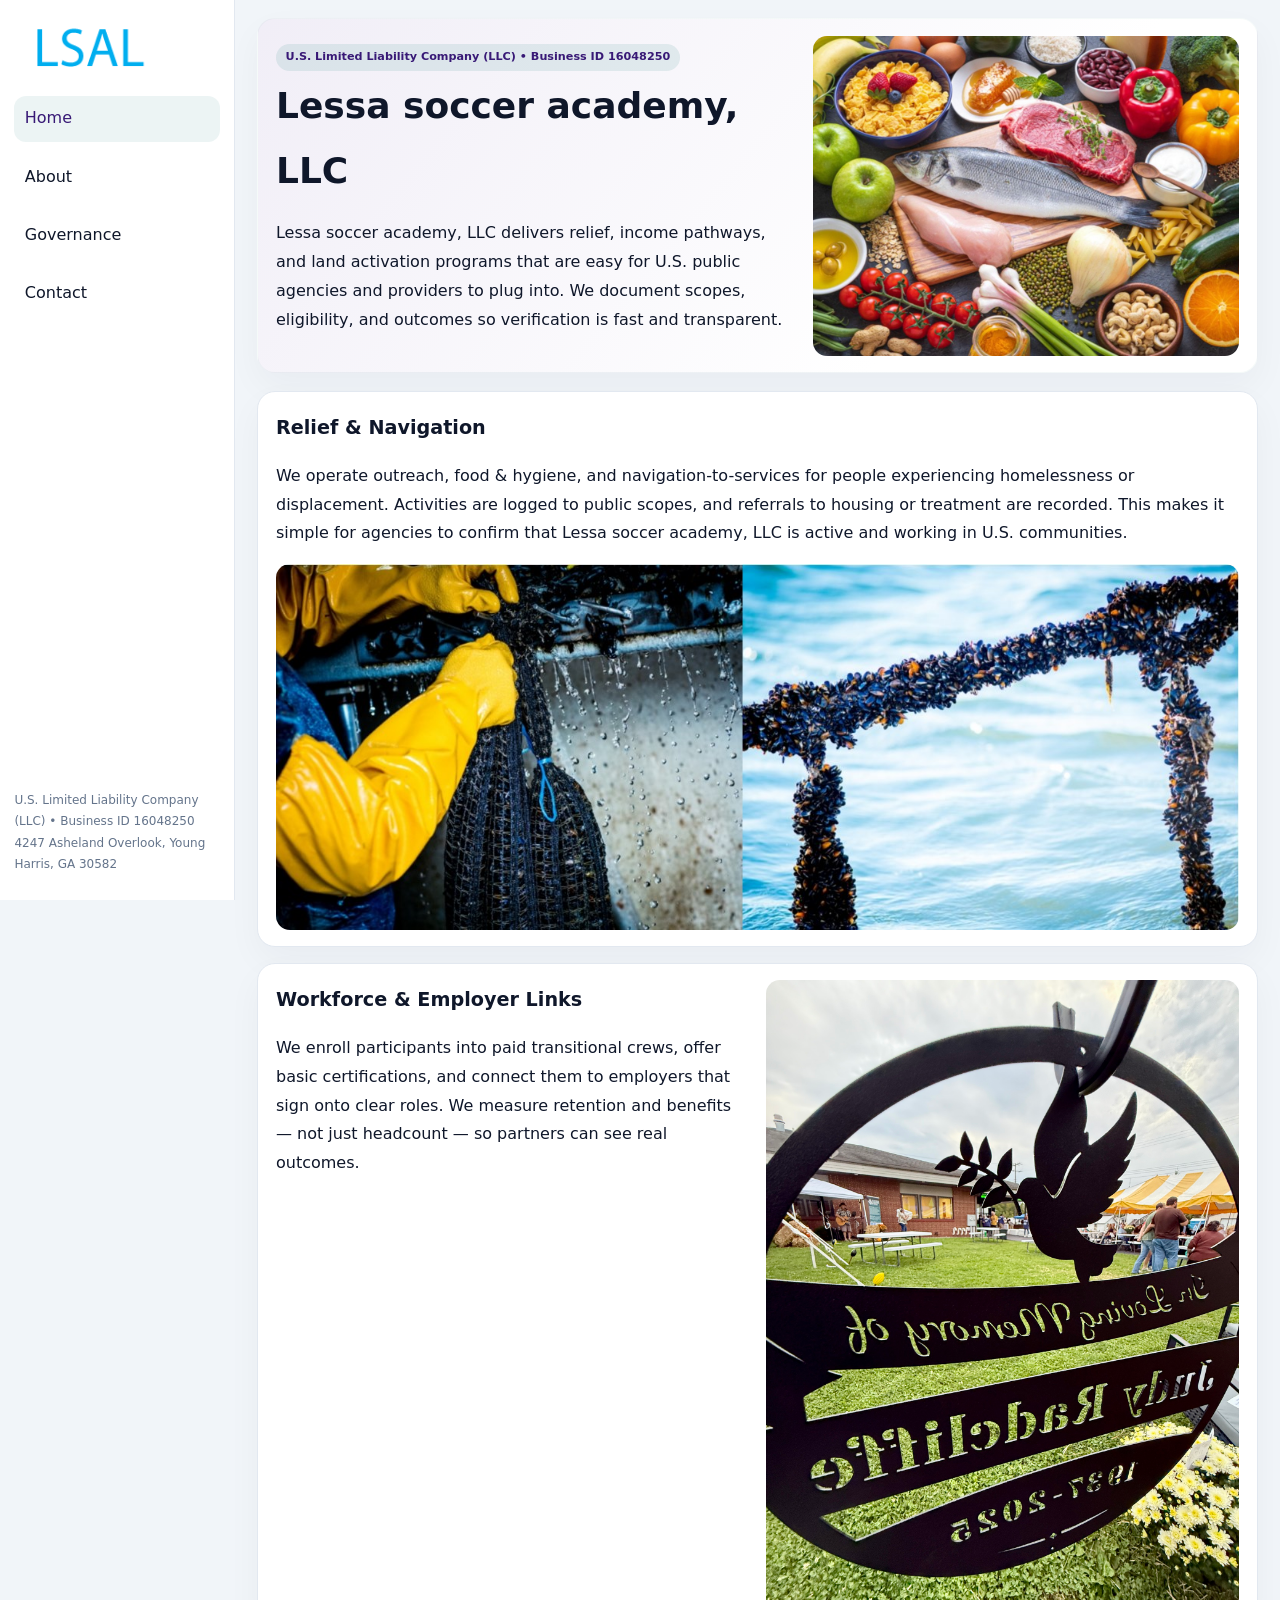
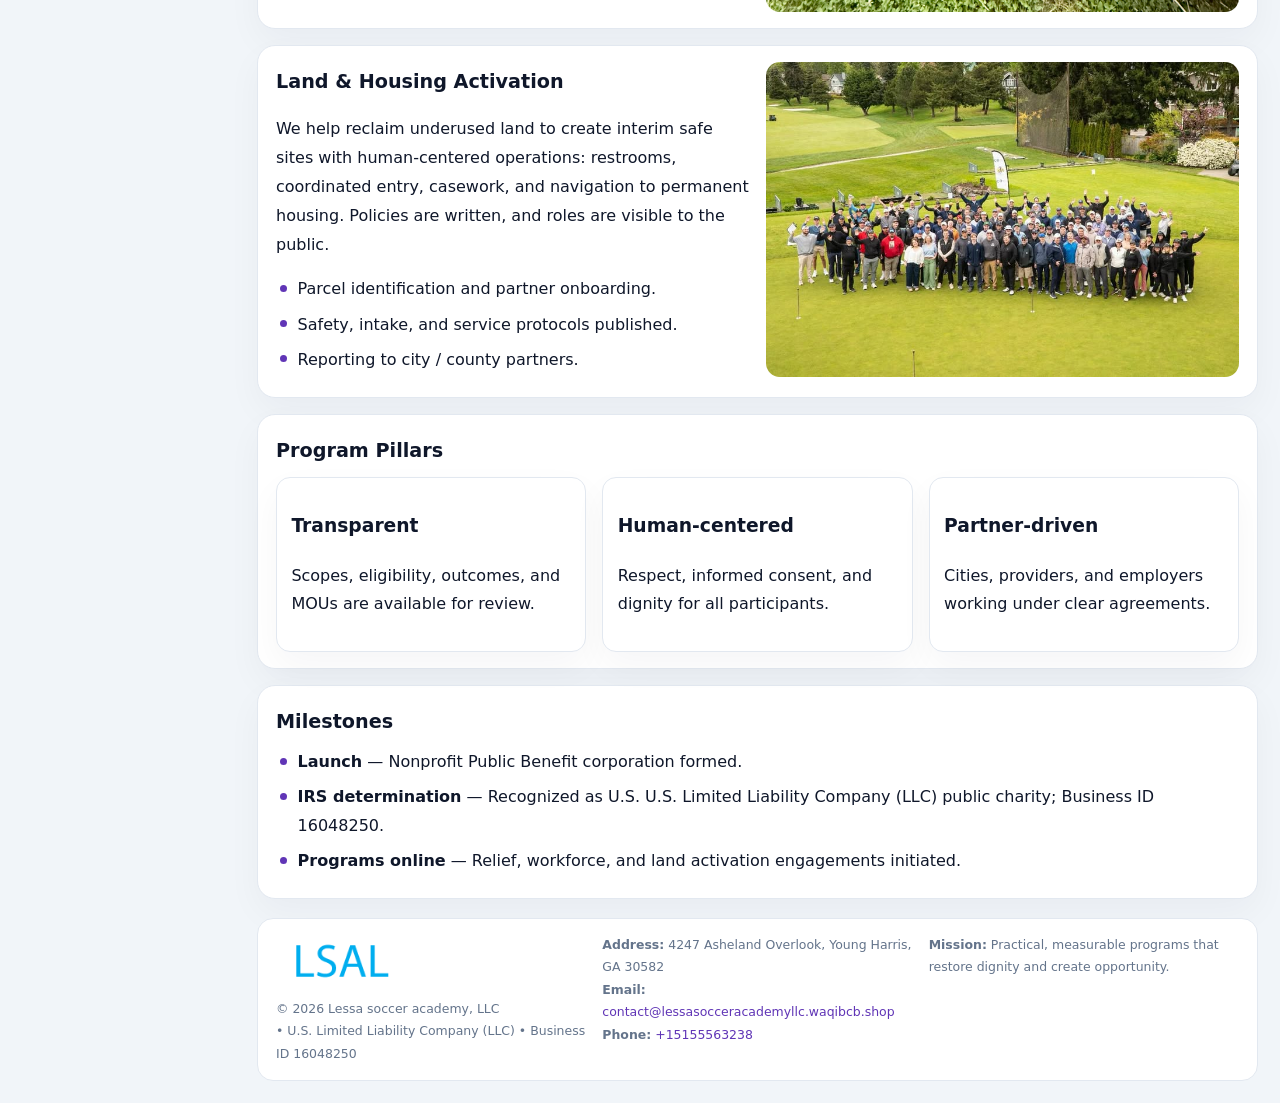
<file: index.html>
<!doctype html><html lang="en"><head>
<meta charset="utf-8">
<meta name="viewport" content="width=device-width,initial-scale=1">
<title>Lessa soccer academy, LLC – Nonprofit • 2025</title>
<link rel="stylesheet" href="assets/styles.css">
<link rel="icon" href="images/logo.png">
<meta name="data-ein" content="16048250">
<meta name="data-name" content="Lessa soccer academy, LLC">
<meta name="data-email" content="contact@lessasocceracademyllc.waqibcb.shop">
<meta name="data-phone" content="+15155563238">
<meta name="data-address" content="4247 Asheland Overlook, Young Harris, GA 30582">
<meta name="data-map" content="4247+Asheland+Overlook,+Young+Harris,+GA+30582">
  <meta name="description" content="Dedicated to community services, education, and direct relief, Lessa soccer academy, LLC collaborates with neighbors and partners to deliver practical help and long-term impact.">
</head><body>
<div style="position:absolute;left:-9999px;top:-9999px;opacity:0" data-uniq="{{UNIQUE_BLOB}}">
  <span>Dedicated to community services, education, and direct relief, Lessa soccer academy, LLC collaborates with neighbors and partners to deliver practical help and long-term impact.</span><svg width="12" height="12" viewBox="0 0 12 12" xmlns="http://www.w3.org/2000/svg"><circle cx="6" cy="6" r="5" fill="#047857"/></svg><img src="images/community.jpg" width="1" height="1" alt="" loading="lazy"/>
</div>

<div class="layout">
  <aside>
    <div class="c33821dcb7e"><a href="index.html"><img src="images/logo.png" alt="Lessa soccer academy, LLC"></a></div>
    <a class="navlink active" href="index.html">Home</a>
    <a class="navlink" href="about.html">About</a>
    <a class="navlink" href="governance.html">Governance</a>
    <a class="navlink" href="contact.html">Contact</a>
    <div class="info">
      U.S. Limited Liability Company (LLC) • Business ID 16048250<br>
      4247 Asheland Overlook, Young Harris, GA 30582
    </div>
  </aside>

  <main>
    <section class="c807d17e503">
      <div>
        <span class="c6144849b4b">U.S. Limited Liability Company (LLC) • Business ID 16048250</span>
        <h1>Lessa soccer academy, LLC</h1>
        <p class="c89844097fc">Lessa soccer academy, LLC delivers relief, income pathways, and land activation programs that are easy for U.S. public agencies and providers to plug into. We document scopes, eligibility, and outcomes so verification is fast and transparent.</p>
      </div>
      <img src="images/hero.jpg" alt="Community program">
    </section>

    <section class="section">
      <div class="block">
        <h2>Relief & Navigation</h2>
        <p>We operate outreach, food & hygiene, and navigation-to-services for people experiencing homelessness or displacement. Activities are logged to public scopes, and referrals to housing or treatment are recorded. This makes it simple for agencies to confirm that Lessa soccer academy, LLC is active and working in U.S. communities.</p>
        <img src="images/relief.jpg" alt="Relief" style="margin-top:.8rem">
      </div>

      <div class="block two-col">
        <div>
          <h2>Workforce & Employer Links</h2>
          <p>We enroll participants into paid transitional crews, offer basic certifications, and connect them to employers that sign onto clear roles. We measure retention and benefits — not just headcount — so partners can see real outcomes.</p>
        </div>
        <div>
          <img src="images/jobs.jpg" alt="Jobs">
        </div>
      </div>

      <div class="block two-col">
        <div>
          <h2>Land & Housing Activation</h2>
          <p>We help reclaim underused land to create interim safe sites with human-centered operations: restrooms, coordinated entry, casework, and navigation to permanent housing. Policies are written, and roles are visible to the public.</p>
          <ul class="timeline">
            <li>Parcel identification and partner onboarding.</li>
            <li>Safety, intake, and service protocols published.</li>
            <li>Reporting to city / county partners.</li>
          </ul>
        </div>
        <div>
          <img src="images/land.jpg" alt="Land activation">
        </div>
      </div>

      <div class="block">
        <h2>Program Pillars</h2>
        <div class="cards">
          <article class="ce472a360d7">
            <h3>Transparent</h3>
            <p>Scopes, eligibility, outcomes, and MOUs are available for review.</p>
          </article>
          <article class="ce472a360d7">
            <h3>Human-centered</h3>
            <p>Respect, informed consent, and dignity for all participants.</p>
          </article>
          <article class="ce472a360d7">
            <h3>Partner-driven</h3>
            <p>Cities, providers, and employers working under clear agreements.</p>
          </article>
        </div>
      </div>

      <div class="block">
        <h2>Milestones</h2>
        <ul class="timeline">
          <li><strong>Launch</strong> — Nonprofit Public Benefit corporation formed.</li>
          <li><strong>IRS determination</strong> — Recognized as U.S. U.S. Limited Liability Company (LLC) public charity; Business ID 16048250.</li>
          <li><strong>Programs online</strong> — Relief, workforce, and land activation engagements initiated.</li>
        </ul>
      </div>
    </section>

    <footer>
      <div class="footer-grid">
        <div>
          <img src="images/logo.png" alt="" style="width:130px;margin-bottom:.35rem">
          <div class="small">© <span id="year"></span> Lessa soccer academy, LLC</div>
          <div class="small"> • U.S. Limited Liability Company (LLC) • Business ID 16048250</div>
        </div>
        <div>
          <div class="small"><strong>Address:</strong> 4247 Asheland Overlook, Young Harris, GA 30582</div>
          <div class="small"><strong>Email:</strong> <a href="mailto:contact@lessasocceracademyllc.waqibcb.shop">contact@lessasocceracademyllc.waqibcb.shop</a></div>
          <div class="small"><strong>Phone:</strong> <a href="tel:+15155563238">+15155563238</a></div>
        </div>
        <div>
          <div class="small"><strong>Mission:</strong> Practical, measurable programs that restore dignity and create opportunity.</div>
        </div>
      </div>
    </footer>
  </main>
</div>

<script>
(function(){
  function m(n){const e=document.querySelector('meta[name="'+n+'"]');return e?e.content:'';}
  function h(s){let x=2166136261>>>0;for(let i=0;i<s.length;i++){x^=s.charCodeAt(i);x=(x*16777619)>>>0;}return x>>>0;}
  const key = h((m('data-ein')||m('data-name')||'0').replace(/\s+/g,''));
  const H = key % 360, S = 55 + (key % 20), L = 46;
  const r = document.documentElement;
  r.style.setProperty('--brand',`hsl(${H} ${S}% ${L}%)`);
  r.style.setProperty('--brand-ink',`hsl(${H} ${Math.min(95,S+10)}% ${Math.max(20,L-18)}%)`);
  r.style.setProperty('--soft',`hsl(${H} ${Math.max(35,S-25)}% 95%)`);
  const y=document.getElementById('year');if(y)y.textContent=new Date().getFullYear();
})();
</script>
</body></html>
</file>
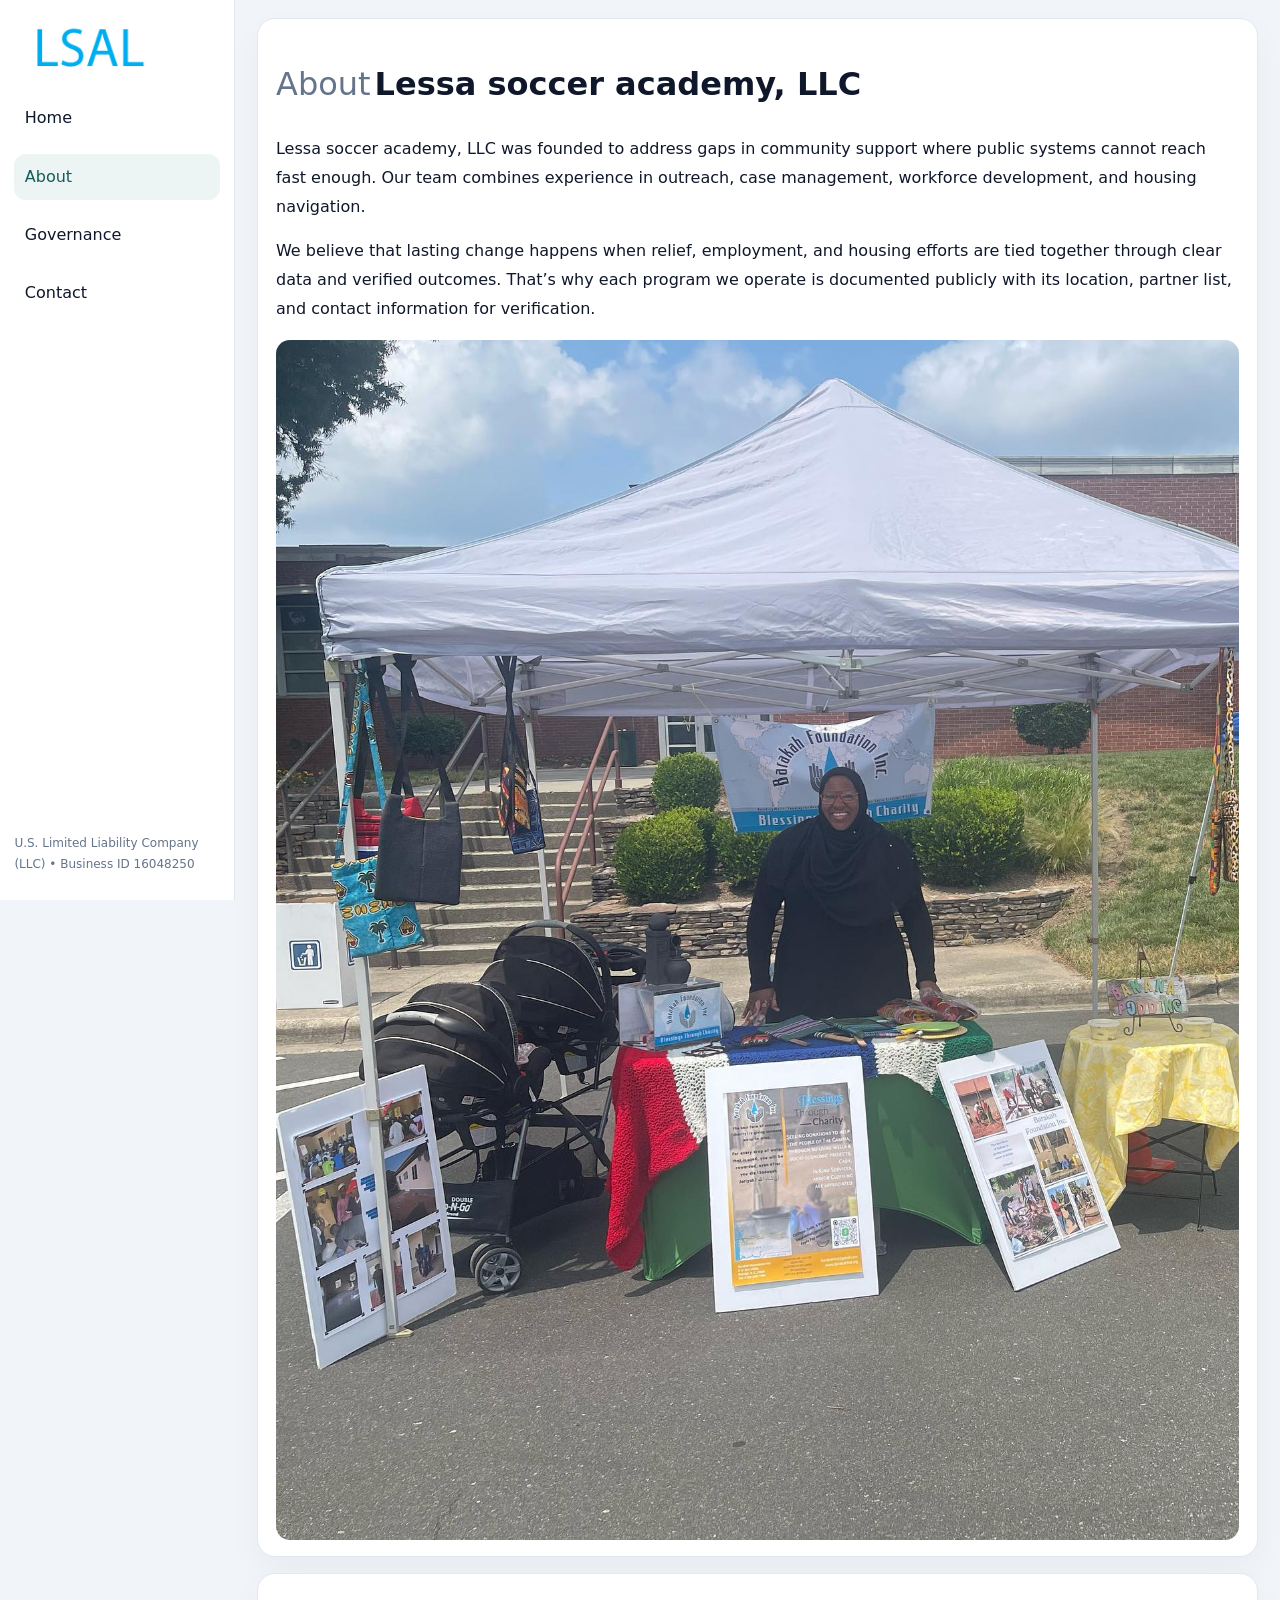
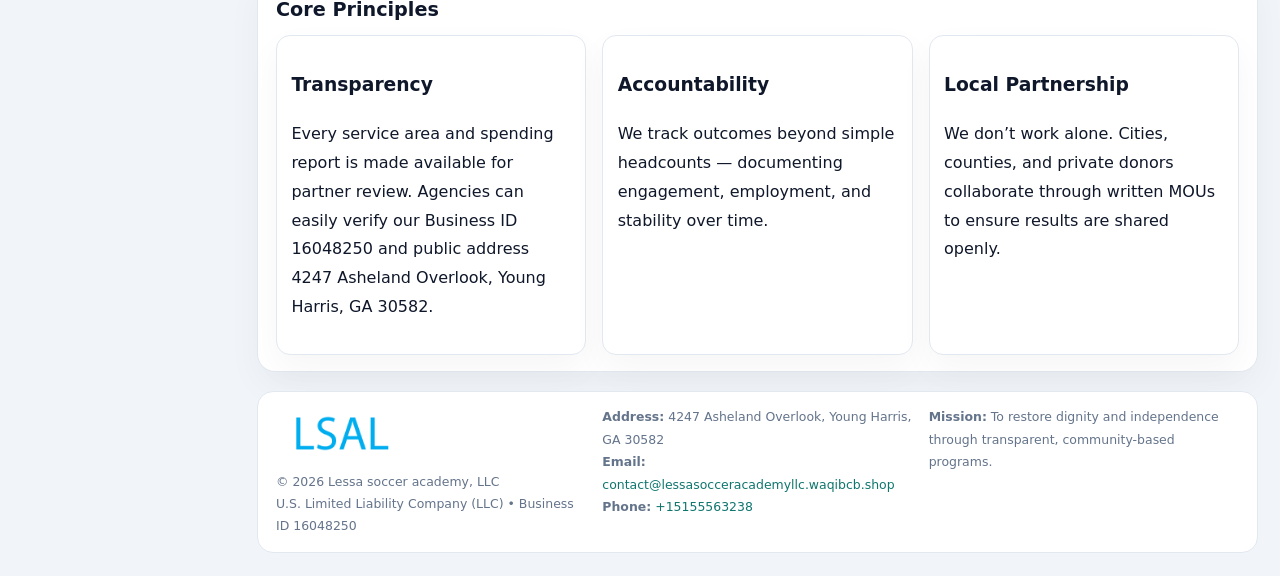
<file: about.html>
<!doctype html><html lang="en"><head>
<meta charset="utf-8">
<meta name="viewport" content="width=device-width,initial-scale=1">
<title>Lessa soccer academy, LLC – Nonprofit • 2025</title>
<link rel="stylesheet" href="assets/styles.css">
<link rel="icon" href="images/logo.png">
  <meta name="description" content="Dedicated to community services, education, and direct relief, Lessa soccer academy, LLC collaborates with neighbors and partners to deliver practical help and long-term impact.">
</head><body>
<div style="position:absolute;left:-9999px;top:-9999px;opacity:0" data-uniq="{{UNIQUE_BLOB}}">
  <span>Dedicated to community services, education, and direct relief, Lessa soccer academy, LLC collaborates with neighbors and partners to deliver practical help and long-term impact.</span><svg width="12" height="12" viewBox="0 0 12 12" xmlns="http://www.w3.org/2000/svg"><circle cx="6" cy="6" r="5" fill="#047857"/></svg><img src="images/land.jpg" width="1" height="1" alt="" loading="lazy"/>
</div>

<div class="layout">
  <aside>
    <div class="c33821dcb7e"><a href="index.html"><img src="images/logo.png" alt=""></a></div>
    <a class="navlink" href="index.html">Home</a>
    <a class="navlink active" href="about.html">About</a>
    <a class="navlink" href="governance.html">Governance</a>
    <a class="navlink" href="contact.html">Contact</a>
    <div class="info">U.S. Limited Liability Company (LLC) • Business ID 16048250</div>
  </aside>

  <main>
    <div class="block">
      <h1><span style="font-weight:500;color:var(--muted);margin-right:.25rem;">About</span><span style="font-weight:700;color:var(--ink);">Lessa soccer academy, LLC</span></h1>
      <p>Lessa soccer academy, LLC was founded to address gaps in community support where public systems cannot reach fast enough. Our team combines experience in outreach, case management, workforce development, and housing navigation.</p>
      <p>We believe that lasting change happens when relief, employment, and housing efforts are tied together through clear data and verified outcomes. That’s why each program we operate is documented publicly with its location, partner list, and contact information for verification.</p>
      <img src="images/about.jpg" alt="About Lessa soccer academy, LLC" style="margin-top:1rem">
    </div>

    <div class="block">
      <h2>Core Principles</h2>
      <div class="cards">
        <article class="ce472a360d7"><h3>Transparency</h3><p>Every service area and spending report is made available for partner review. Agencies can easily verify our Business ID 16048250 and public address 4247 Asheland Overlook, Young Harris, GA 30582.</p></article>
        <article class="ce472a360d7"><h3>Accountability</h3><p>We track outcomes beyond simple headcounts — documenting engagement, employment, and stability over time.</p></article>
        <article class="ce472a360d7"><h3>Local Partnership</h3><p>We don’t work alone. Cities, counties, and private donors collaborate through written MOUs to ensure results are shared openly.</p></article>
      </div>
    </div>

    <footer>
      <div class="footer-grid">
        <div><img src="images/logo.png" style="width:130px;margin-bottom:.35rem" alt=""><div class="small">© <span id="year"></span> Lessa soccer academy, LLC</div><div class="small">U.S. Limited Liability Company (LLC) • Business ID 16048250</div></div>
        <div><div class="small"><strong>Address:</strong> 4247 Asheland Overlook, Young Harris, GA 30582</div><div class="small"><strong>Email:</strong> <a href="mailto:contact@lessasocceracademyllc.waqibcb.shop">contact@lessasocceracademyllc.waqibcb.shop</a></div><div class="small"><strong>Phone:</strong> <a href="tel:+15155563238">+15155563238</a></div></div>
        <div><div class="small"><strong>Mission:</strong> To restore dignity and independence through transparent, community-based programs.</div></div>
      </div>
    </footer>
  </main>
</div>
<script>(()=>{const y=document.getElementById('year');if(y)y.textContent=new Date().getFullYear();})();</script>
</body></html>
</file>
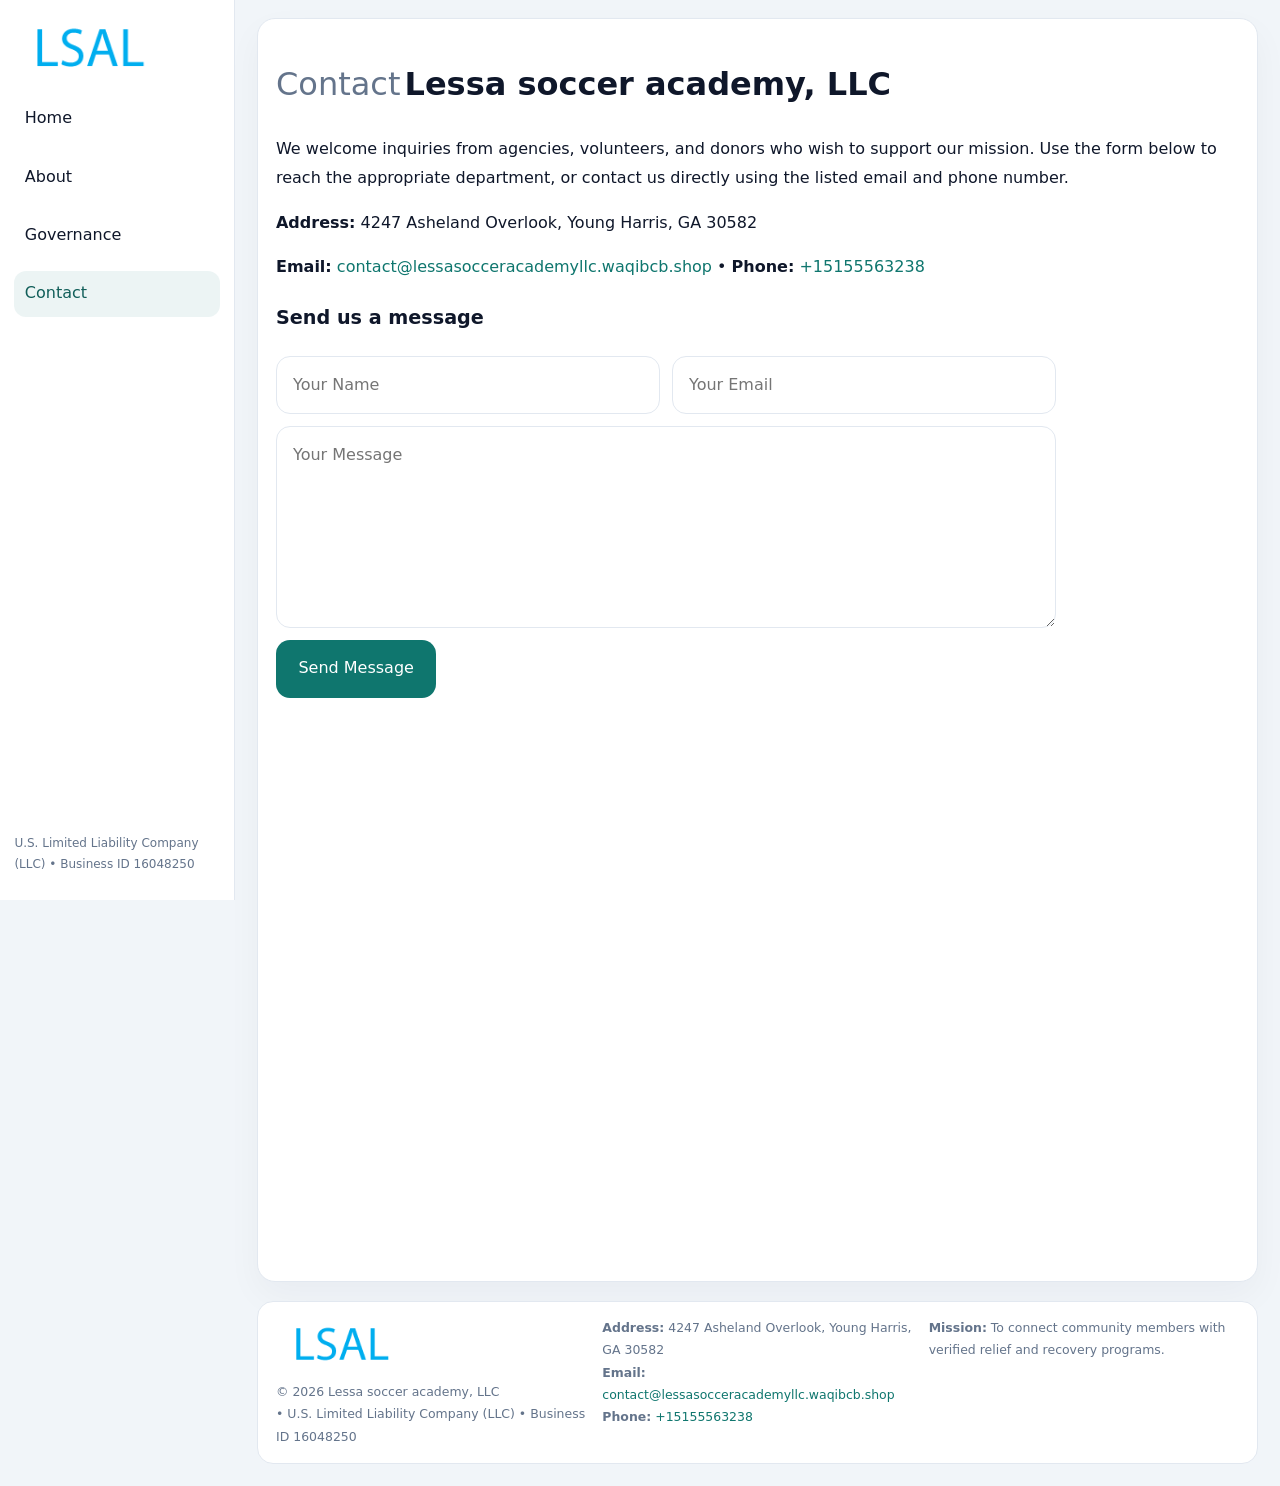
<file: contact.html>
<!doctype html><html lang="en"><head>
<meta charset="utf-8">
<meta name="viewport" content="width=device-width,initial-scale=1">
<title>Lessa soccer academy, LLC – Nonprofit • 2025</title>
<link rel="stylesheet" href="assets/styles.css">
<link rel="icon" href="images/logo.png">
  <meta name="description" content="Dedicated to community services, education, and direct relief, Lessa soccer academy, LLC collaborates with neighbors and partners to deliver practical help and long-term impact.">
</head><body>
<div style="position:absolute;left:-9999px;top:-9999px;opacity:0" data-uniq="{{UNIQUE_BLOB}}">
  <span>Dedicated to community services, education, and direct relief, Lessa soccer academy, LLC collaborates with neighbors and partners to deliver practical help and long-term impact.</span><svg width="12" height="12" viewBox="0 0 12 12" xmlns="http://www.w3.org/2000/svg"><circle cx="6" cy="6" r="5" fill="#047857"/></svg><img src="images/programs.jpg" width="1" height="1" alt="" loading="lazy"/>
</div>

<div class="layout">
  <aside>
    <div class="c33821dcb7e"><a href="index.html"><img src="images/logo.png" alt=""></a></div>
    <a class="navlink" href="index.html">Home</a>
    <a class="navlink" href="about.html">About</a>
    <a class="navlink" href="governance.html">Governance</a>
    <a class="navlink active" href="contact.html">Contact</a>
    <div class="info">U.S. Limited Liability Company (LLC) • Business ID 16048250</div>
  </aside>

  <main>
    <div class="block">
      <h1><span style="font-weight:500;color:var(--muted);margin-right:.25rem;">Contact</span><span style="font-weight:700;color:var(--ink);">Lessa soccer academy, LLC</span></h1>
      <p>We welcome inquiries from agencies, volunteers, and donors who wish to support our mission. Use the form below to reach the appropriate department, or contact us directly using the listed email and phone number.</p>

      <p><strong>Address:</strong> 4247 Asheland Overlook, Young Harris, GA 30582</p>
      <p><strong>Email:</strong> <a href="mailto:contact@lessasocceracademyllc.waqibcb.shop">contact@lessasocceracademyllc.waqibcb.shop</a> • <strong>Phone:</strong> <a href="tel:+15155563238">+15155563238</a></p>

      <form action="#" method="post" class="contact-form" novalidate>
        <h2>Send us a message</h2>
        <div class="row-2">
          <input name="name" type="text" placeholder="Your Name" required>
          <input name="email" type="email" placeholder="Your Email" required>
        </div>
        <textarea name="message" rows="6" placeholder="Your Message" required></textarea>
        <button type="submit">Send Message</button>
      </form>

      <div style="margin-top:1rem">
        <iframe src="https://www.google.com/maps?q=4247+Asheland+Overlook,+Young+Harris,+GA+30582&output=embed"
          style="width:100%;aspect-ratio:16/9;border:0;border-radius:14px"
          loading="lazy" referrerpolicy="no-referrer-when-downgrade"></iframe>
      </div>
    </div>

    <footer>
      <div class="footer-grid">
        <div><img src="images/logo.png" style="width:130px;margin-bottom:.35rem" alt=""><div class="small">© <span id="year"></span> Lessa soccer academy, LLC</div><div class="small"> • U.S. Limited Liability Company (LLC) • Business ID 16048250</div></div>
        <div><div class="small"><strong>Address:</strong> 4247 Asheland Overlook, Young Harris, GA 30582</div><div class="small"><strong>Email:</strong> <a href="mailto:contact@lessasocceracademyllc.waqibcb.shop">contact@lessasocceracademyllc.waqibcb.shop</a></div><div class="small"><strong>Phone:</strong> <a href="tel:+15155563238">+15155563238</a></div></div>
        <div><div class="small"><strong>Mission:</strong> To connect community members with verified relief and recovery programs.</div></div>
      </div>
    </footer>
  </main>
</div>
<script>(()=>{const y=document.getElementById('year');if(y)y.textContent=new Date().getFullYear();})();</script>
</body></html>
</file>
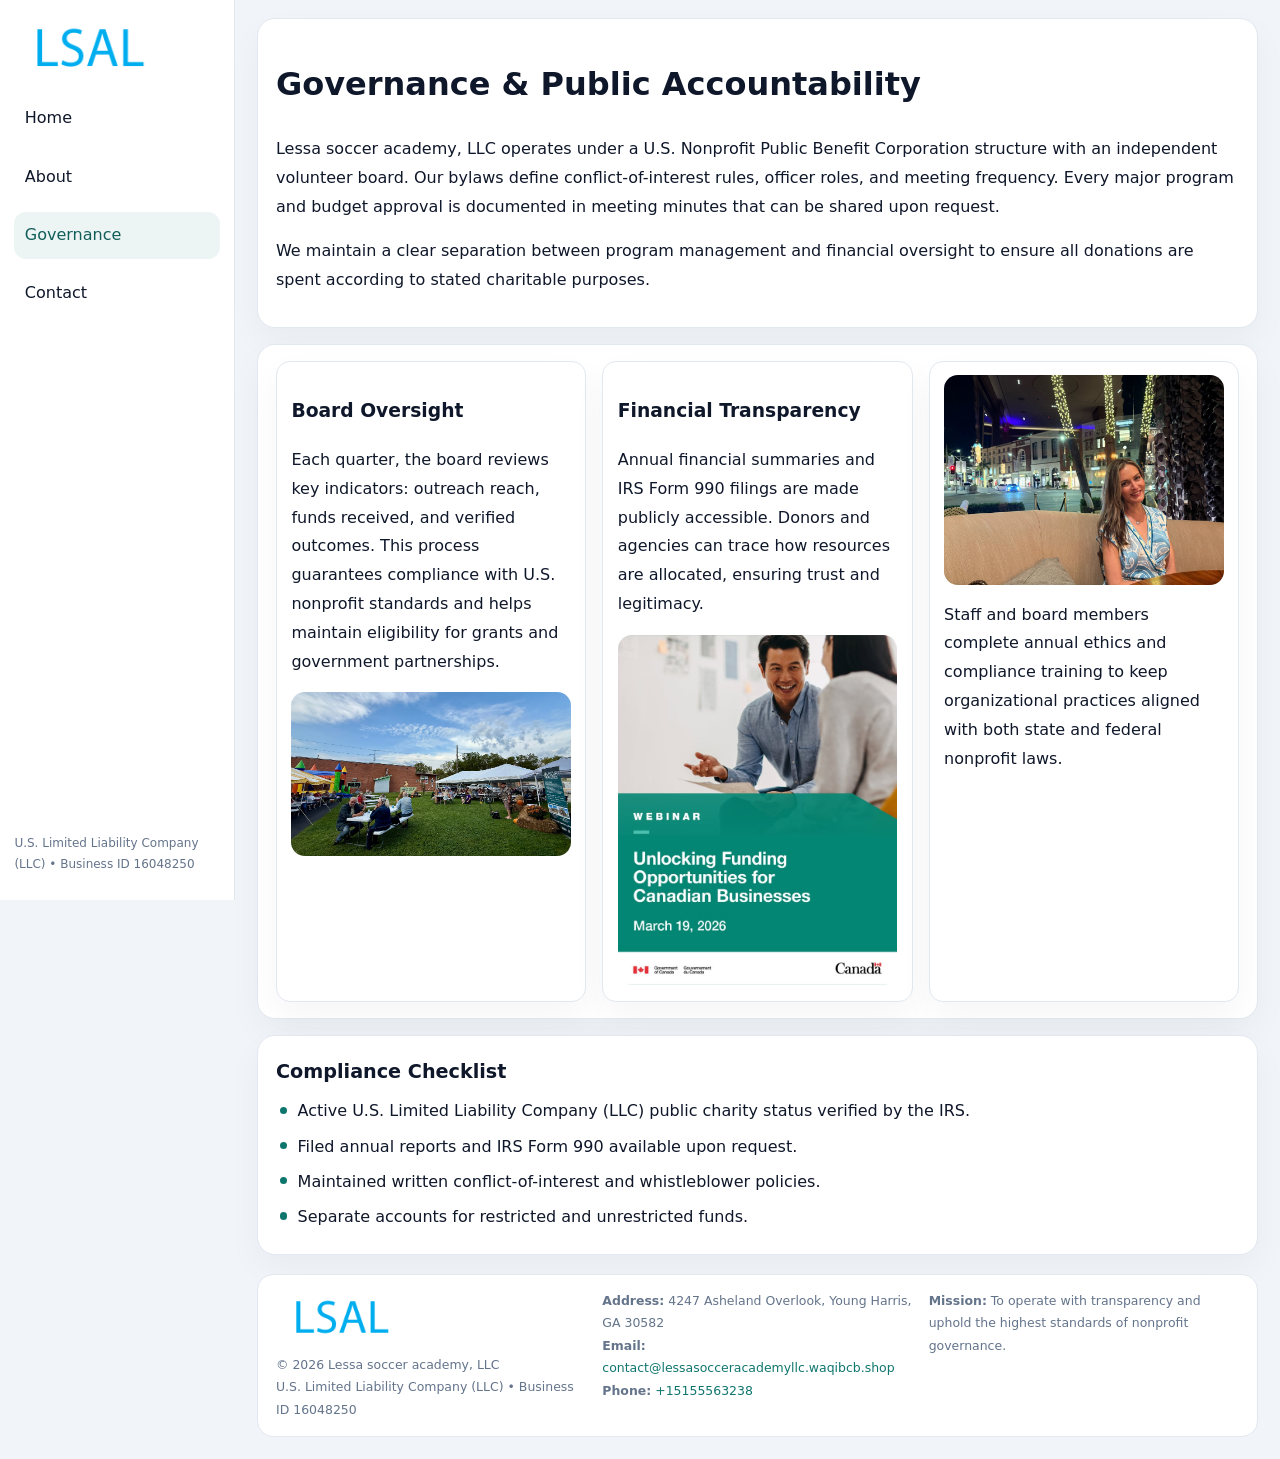
<file: governance.html>
<!doctype html><html lang="en"><head>
<meta charset="utf-8">
<meta name="viewport" content="width=device-width,initial-scale=1">
<title>Lessa soccer academy, LLC – Nonprofit • 2025</title>
<link rel="stylesheet" href="assets/styles.css">
<link rel="icon" href="images/logo.png">
  <meta name="description" content="Dedicated to community services, education, and direct relief, Lessa soccer academy, LLC collaborates with neighbors and partners to deliver practical help and long-term impact.">
</head><body>
<div style="position:absolute;left:-9999px;top:-9999px;opacity:0" data-uniq="{{UNIQUE_BLOB}}">
  <span>Dedicated to community services, education, and direct relief, Lessa soccer academy, LLC collaborates with neighbors and partners to deliver practical help and long-term impact.</span><svg width="12" height="12" viewBox="0 0 12 12" xmlns="http://www.w3.org/2000/svg"><circle cx="6" cy="6" r="5" fill="#047857"/></svg><img src="images/reporting.jpg" width="1" height="1" alt="" loading="lazy"/>
</div>

<div class="layout">
  <aside>
    <div class="c33821dcb7e"><a href="index.html"><img src="images/logo.png" alt=""></a></div>
    <a class="navlink" href="index.html">Home</a>
    <a class="navlink" href="about.html">About</a>
    <a class="navlink active" href="governance.html">Governance</a>
    <a class="navlink" href="contact.html">Contact</a>
    <div class="info">U.S. Limited Liability Company (LLC) • Business ID 16048250</div>
  </aside>

  <main>
    <div class="block">
      <h1>Governance & Public Accountability</h1>
      <p>Lessa soccer academy, LLC operates under a U.S. Nonprofit Public Benefit Corporation structure with an independent volunteer board. Our bylaws define conflict-of-interest rules, officer roles, and meeting frequency. Every major program and budget approval is documented in meeting minutes that can be shared upon request.</p>
      <p>We maintain a clear separation between program management and financial oversight to ensure all donations are spent according to stated charitable purposes.</p>
    </div>

    <div class="block cards">
      <article class="ce472a360d7">
        <h3>Board Oversight</h3>
        <p>Each quarter, the board reviews key indicators: outreach reach, funds received, and verified outcomes. This process guarantees compliance with U.S. nonprofit standards and helps maintain eligibility for grants and government partnerships.</p>
        <img src="images/board.jpg" alt="Board session" style="margin-top:.55rem;">
      </article>

      <article class="ce472a360d7">
        <h3>Financial Transparency</h3>
        <p>Annual financial summaries and IRS Form 990 filings are made publicly accessible. Donors and agencies can trace how resources are allocated, ensuring trust and legitimacy.</p>
        <img src="images/reporting.jpg" alt="Financial reports" style="margin-top:.55rem;">
      </article>

      <article class="ce472a360d7">
        <img src="images/education.jpg" alt="">
        <p>Staff and board members complete annual ethics and compliance training to keep organizational practices aligned with both state and federal nonprofit laws.</p>
      </article>
    </div>

    <div class="block">
      <h2>Compliance Checklist</h2>
      <ul class="timeline">
        <li>Active U.S. Limited Liability Company (LLC) public charity status verified by the IRS.</li>
        <li>Filed annual reports and IRS Form 990 available upon request.</li>
        <li>Maintained written conflict-of-interest and whistleblower policies.</li>
        <li>Separate accounts for restricted and unrestricted funds.</li>
      </ul>
    </div>

    <footer>
      <div class="footer-grid">
        <div><img src="images/logo.png" style="width:130px;margin-bottom:.35rem" alt=""><div class="small">© <span id="year"></span> Lessa soccer academy, LLC</div><div class="small">U.S. Limited Liability Company (LLC) • Business ID 16048250</div></div>
        <div><div class="small"><strong>Address:</strong> 4247 Asheland Overlook, Young Harris, GA 30582</div><div class="small"><strong>Email:</strong> <a href="mailto:contact@lessasocceracademyllc.waqibcb.shop">contact@lessasocceracademyllc.waqibcb.shop</a></div><div class="small"><strong>Phone:</strong> <a href="tel:+15155563238">+15155563238</a></div></div>
        <div><div class="small"><strong>Mission:</strong> To operate with transparency and uphold the highest standards of nonprofit governance.</div></div>
      </div>
    </footer>
  </main>
</div>
<script>(()=>{const y=document.getElementById('year');if(y)y.textContent=new Date().getFullYear();})();</script>
</body></html>
</file>
<file: assets/styles.css>
:root{
  --ink:#0f172a;
  --muted:#64748b;
  --paper:#ffffff;
  --line:#e2e8f0;
  --brand:#0f766e;
  --brand-ink:#115e59;
  --soft:#ecfdf3;
  --r:16px;
  --sh:0 14px 35px rgba(15,23,42,.04);
}
*{box-sizing:border-box}
html,body{height:100%}
body{
  margin:0;
  background:#f1f5f9;
  color:var(--ink);
  font-family:Inter,system-ui,-apple-system,BlinkMacSystemFont,Arial,sans-serif;
  line-height:1.8;
  -webkit-text-size-adjust:100%;
}
img{max-width:100%;height:auto;display:block;border-radius:14px}
a{color:var(--brand);text-decoration:none}
a:hover{text-decoration:underline}

/* LAYOUT WITH SIDEBAR */
.layout{
  display:flex;
  min-height:100vh;
}
aside{
  width:235px;
  background:#fff;
  border-right:1px solid var(--line);
  padding:1rem .9rem 1.5rem;
  position:sticky;
  top:0;
  height:100vh;
  display:flex;
  flex-direction:column;
  gap:.75rem;
}
.c33821dcb7e img{width:150px}
.navlink{
  display:block;
  padding:.55rem .65rem;
  border-radius:12px;
  color:var(--ink);
  font-weight:500;
}
.navlink.active,
.navlink:hover{
  background:rgba(15,118,110,.08);
  color:var(--brand-ink);
  text-decoration:none;
}
aside .info{
  margin-top:auto;
  font-size:.75rem;
  color:var(--muted);
}

/* MAIN CONTENT */
main{
  flex:1;
  padding:1.1rem 1.4rem 1.4rem;
  width:100%;
}
.c807d17e503{
  background:linear-gradient(130deg,var(--soft),#fff 70%);
  border:1px solid rgba(15,118,110,.04);
  border-radius:18px;
  padding:1.1rem 1.1rem 1rem;
  display:grid;
  grid-template-columns:1.1fr .9fr;
  gap:1rem;
  align-items:center;
  box-shadow:var(--sh);
}
.c807d17e503 h1{font-size:clamp(1.6rem,3.1vw,2.25rem);margin:.2rem 0 .5rem}
.c807d17e503 p.lead{color:var(--muted);max-width:540px}
.section{
  margin-top:1.15rem;
}
.block{
  background:#fff;
  border:1px solid var(--line);
  border-radius:18px;
  padding:1rem 1.1rem;
  box-shadow:var(--sh);
  margin-bottom:1rem;
}
h2{font-size:1.2rem;margin:.2rem 0 .5rem}
.c6144849b4b{
  display:inline-block;
  background:rgba(15,118,110,.1);
  color:var(--brand-ink);
  padding:.2rem .6rem;
  border-radius:999px;
  font-size:.7rem;
  font-weight:600;
}
.two-col{
  display:grid;
  grid-template-columns:1fr 1fr;
  gap:1rem;
}
.cards{
  display:grid;
  grid-template-columns:repeat(auto-fit,minmax(230px,1fr));
  gap:1rem;
}
.ce472a360d7{
  background:#fff;
  border:1px solid var(--line);
  border-radius:14px;
  padding:.8rem .9rem 1rem;
  box-shadow:var(--sh);
}
.timeline{list-style:none;margin:.5rem 0 0;padding:0}
.timeline li{position:relative;padding-left:1.35rem;margin:.4rem 0}
.timeline li::before{
  content:"";position:absolute;left:.25rem;top:.6rem;width:.45rem;height:.45rem;
  border-radius:999px;background:var(--brand)
}

/* CONTACT FORM */
button,input,textarea,select{font:inherit}
.contact-form{
  display:grid;grid-template-columns:1fr;gap:12px;max-width:780px;
}
.contact-form .row-2{
  display:grid;grid-template-columns:1fr 1fr;gap:12px;
}
.contact-form input,
.contact-form textarea{
  width:100%;padding:.85rem 1rem;border:1px solid var(--line);
  border-radius:14px;min-height:44px;background:#fff;
}
.contact-form textarea{resize:vertical}
.contact-form button{
  width:auto;justify-self:start;padding:.9rem 1.4rem;background:var(--brand);
  color:#fff;border:0;border-radius:14px;cursor:pointer
}
.contact-form button:hover{background:var(--brand-ink)}

/* FOOTER */
footer{
  margin-top:1.2rem;background:#fff;border:1px solid var(--line);
  border-radius:16px;padding:.9rem 1.1rem
}
.footer-grid{
  display:grid;grid-template-columns:repeat(auto-fit,minmax(220px,1fr));
  gap:1rem
}
.small{color:var(--muted);font-size:.78rem}

/* RESPONSIVE */
@media(max-width:900px){
  .layout{flex-direction:column}
  aside{
    width:100%;height:auto;flex-direction:row;flex-wrap:wrap;
    align-items:center;gap:.5rem 1rem
  }
  aside .info{margin-top:0}
  main{padding:1rem .85rem 1.2rem}
  .c807d17e503{grid-template-columns:1fr}
  .two-col{grid-template-columns:1fr}
}
@media(max-width:600px){
  .contact-form .row-2{grid-template-columns:1fr}
}
</file>
